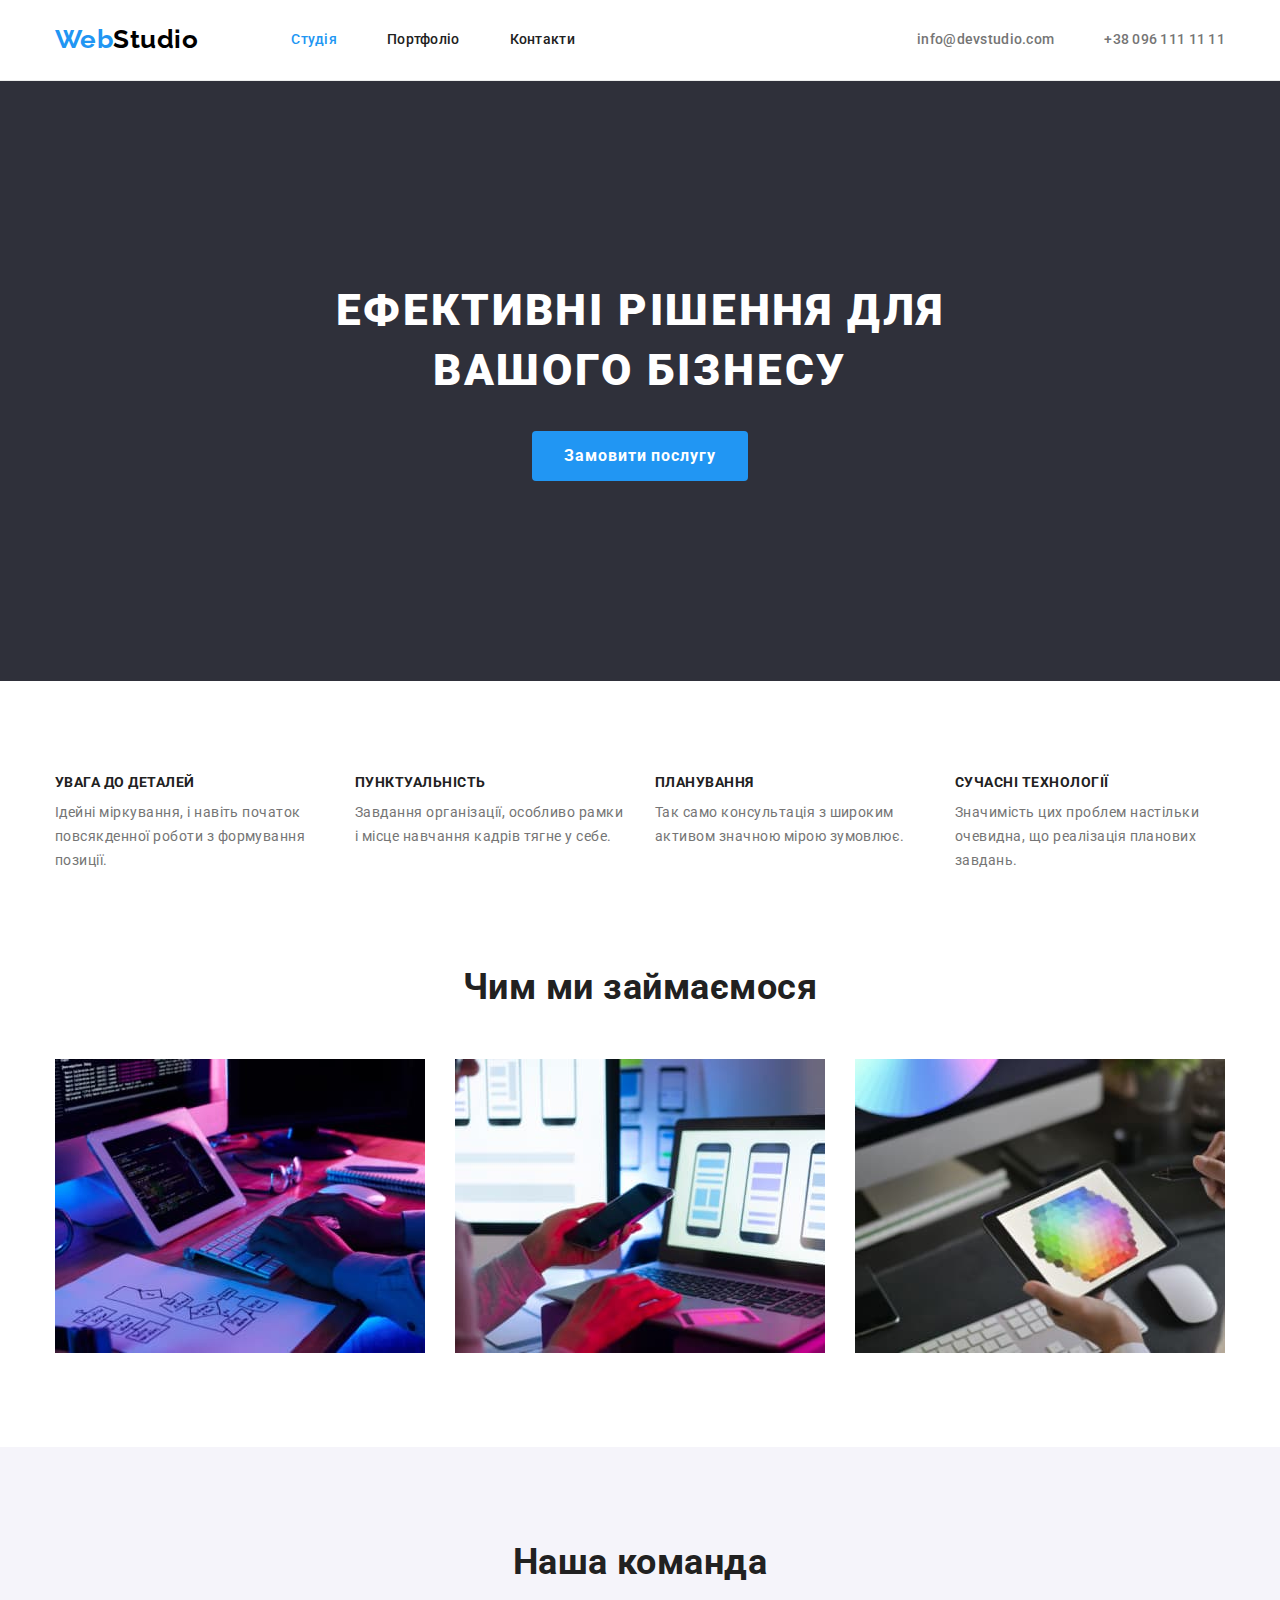
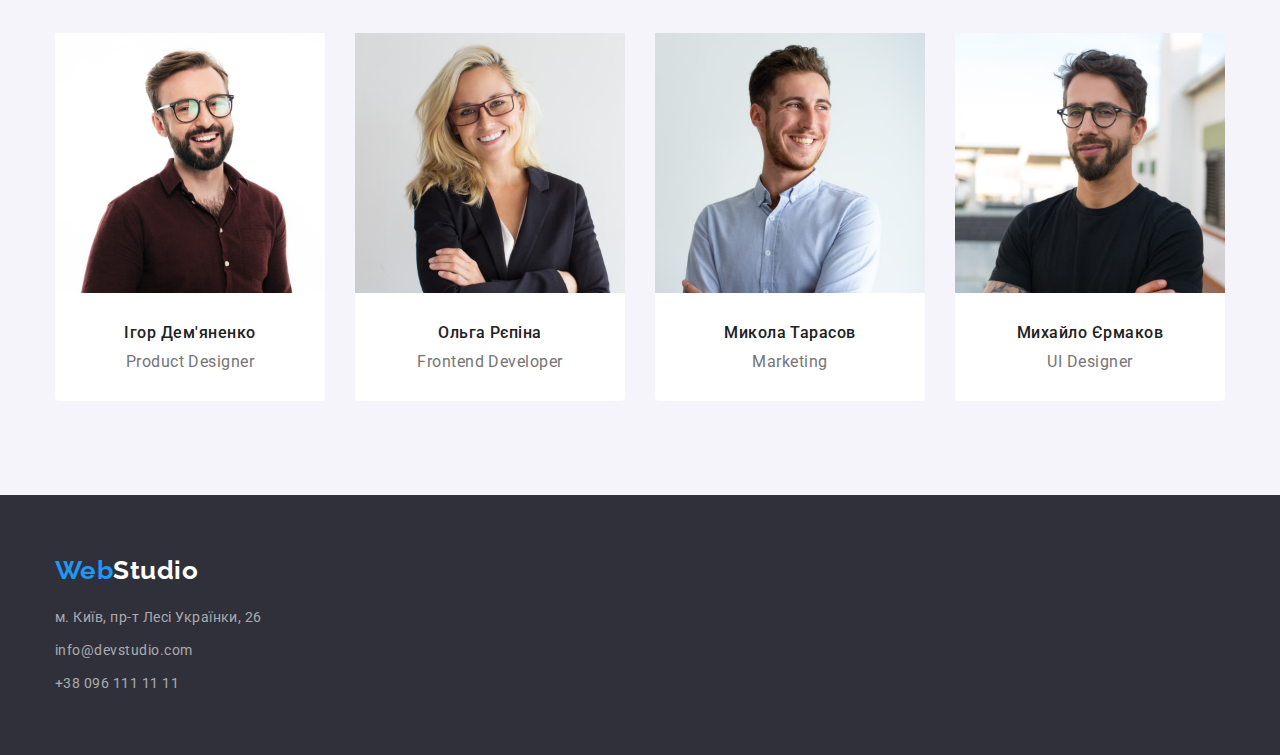
<file: index.html>
<!DOCTYPE html>
<html lang="uk">
<head>
    <meta charset="UTF-8">
    <meta http-equiv="X-UA-Compatible" content="IE=edge">
    <meta name="viewport" content="width=device-width, initial-scale=1.0">
    <title>Webstudio</title>

    <link rel="preconnect" href="https://fonts.googleapis.com">
    <link rel="preconnect" href="https://fonts.gstatic.com" crossorigin>
    <link href="https://fonts.googleapis.com/css2?family=Raleway:wght@700&family=Roboto:wght@400;500;700;900&display=swap"
        rel="stylesheet">

        <link rel="stylesheet" href="https://cdnjs.cloudflare.com/ajax/libs/modern-normalize/1.1.0/modern-normalize.min.css">

    <link rel="stylesheet" href="./css/styles.css">
</head>
<body>
    <header class="page-header">
        <div class="container page-header-container">
            <nav class="page-navigation page-navigation-container">
                <a class="logo-header link" href="./index.html">Web<span class="logo-black">Studio</span></a> 
                <ul class="menu menu-container list">
                    <li>
                        <a class="menu-link current link" href="./index.html">Студія</a>
                    </li>
                    <li>
                        <a class="menu-link link" href="./portfolio.html">Портфоліо</a>
                    </li>
                    <li>
                        <a class="menu-link link" href="#">Контакти</a>
                    </li>
                </ul>
            </nav>
                <ul class="page-header-contacts contacts-container list">
                    <li class="page-header-contacts-item">
                        <a class="page-header-email link" href="mailto:info@devstudio.com">info@devstudio.com</a>
                    </li>
                    <li class="page-header-contacts-item">
                        <a class="page-header-phone-number link" href="tel:+380961111111">+38 096 111 11 11</a>
                    </li>
                </ul>
        </div>
    </header>

    <main>
        <section class="hero">
            <div class="container">
                <h1 class="hero-title">Ефективні рішення для вашого бізнесу</h1>
                <button type="button" class="modal-open-btn">Замовити послугу</button>
            </div>
        </section>

        <section class="advantages section">
            <div class="container">
                <h2 class="section-title visually-hidden">Наші переваги</h2>
                <ul class="advantages-list list">
                    <li class="advantages-item">
                        <h3 class="advantages-subtitle subtitle">Увага до деталей</h3>
                        <p class="advantages-desc">Ідейні міркування, і навіть початок повсякденної роботи з формування позиції.
                        </p>
                    </li>
                    <li class="advantages-item">
                        <h3 class="advantages-subtitle subtitle">Пунктуальність</h3>
                        <p class="advantages-desc">Завдання організації, особливо рамки і місце навчання кадрів тягне у себе.
                        </p>
                    </li>
                    <li class="advantages-item">
                        <h3 class="advantages-subtitle subtitle">Планування</h3>
                        <p class="advantages-desc">Так само консультація з широким активом значною мірою зумовлює.</p>
                    </li>
                    <li class="advantages-item">
                        <h3 class="advantages-subtitle subtitle">Сучасні технології</h3>
                        <p class="advantages-desc">Значимість цих проблем настільки очевидна, що реалізація планових завдань.
                        </p>
                    </li>
                </ul>
            </div>
        </section>

        <section class="gallery section">
            <div class="container">
                <h2 class="section-title">Чим ми займаємося</h2>
                <ul class="gallery-list list">
                    <li class="gallery-item">
                        <img src="./images/img1.jpg" alt="Людина пише код" width="370">
                    </li>
                    <li class="gallery-item">
                        <img src="./images/img2.jpg" alt="Людина тримає телефон" width="370">
                    </li>
                    <li class="gallery-item">
                        <img src="./images/img3.jpg" alt="Людина працює над дизайном" width="370">
                    </li>
                </ul>
            </div>
        </section>

        <section class="team section">
            <div class="container">
                <h2 class="section-title">Наша команда</h2>
                <ul class="team-list list">
                    <li class="team-item">
                        <img src="./images/igor_d.jpg" alt="Ігор Дем'яненко" width="270">
                        <div class="team-item-info">
                            <h3 class="team-member subtitle">Ігор Дем'яненко</h3>
                            <p class="team-desc">Product Designer</p>
                        </div>
                    </li>
                    <li class="team-item">
                        <img src="./images/olga_r.jpg" alt="Ольга Рєпіна" width="270">
                        <div class="team-item-info">
                            <h3 class="team-member subtitle">Ольга Рєпіна</h3>
                            <p class="team-desc">Frontend Developer</p>
                        </div>
                    </li>
                    <li class="team-item">
                        <img src="./images/mykola_t.jpg" alt="Микола Тарасов" width="270">
                        <div class="team-item-info">
                            <h3 class="team-member subtitle">Микола Тарасов</h3>
                            <p class="team-desc">Marketing</p>
                        </div>
                    </li>
                    <li class="team-item ">
                        <img src="./images/myhailo_e.jpg" alt="Михайло Єрмаков" width="270">
                        <div class="team-item-info">
                            <h3 class="team-member subtitle">Михайло Єрмаков</h3>
                            <p class="team-desc">UI Designer</p>
                        </div>
                    </li>
                </ul>
            </div>
        </section>
    </main>

    <footer class="page-footer">
        <div class="container">
            <a class="logo-footer link" href="./index.html">Web<span class="logo-white">Studio</span></a>
            <address class="footer-info">
                <ul class="footer-info-list list">
                    <li class="footer-info-item">
                        <a class="location link" href="https://goo.gl/maps/CPtrU1FHBa2aNyZL9" target="_blank"
                            rel="noopener noreferrer nofollow">
                            м. Київ, пр-т Лесі Українки, 26
                        </a>
                    </li>
                    <li class="footer-info-item">
                        <a class="page-footer-email link" href="mailto:info@devstudio.com">info@devstudio.com</a>
                    </li>
                    <li class="footer-info-item">
                        <a class="page-footer-phone-number link" href="tel:+380961111111">+38 096 111 11 11</a>
                    </li>
                </ul>
            </address>
        </div>
    </footer>
</body>
</html>
</file>
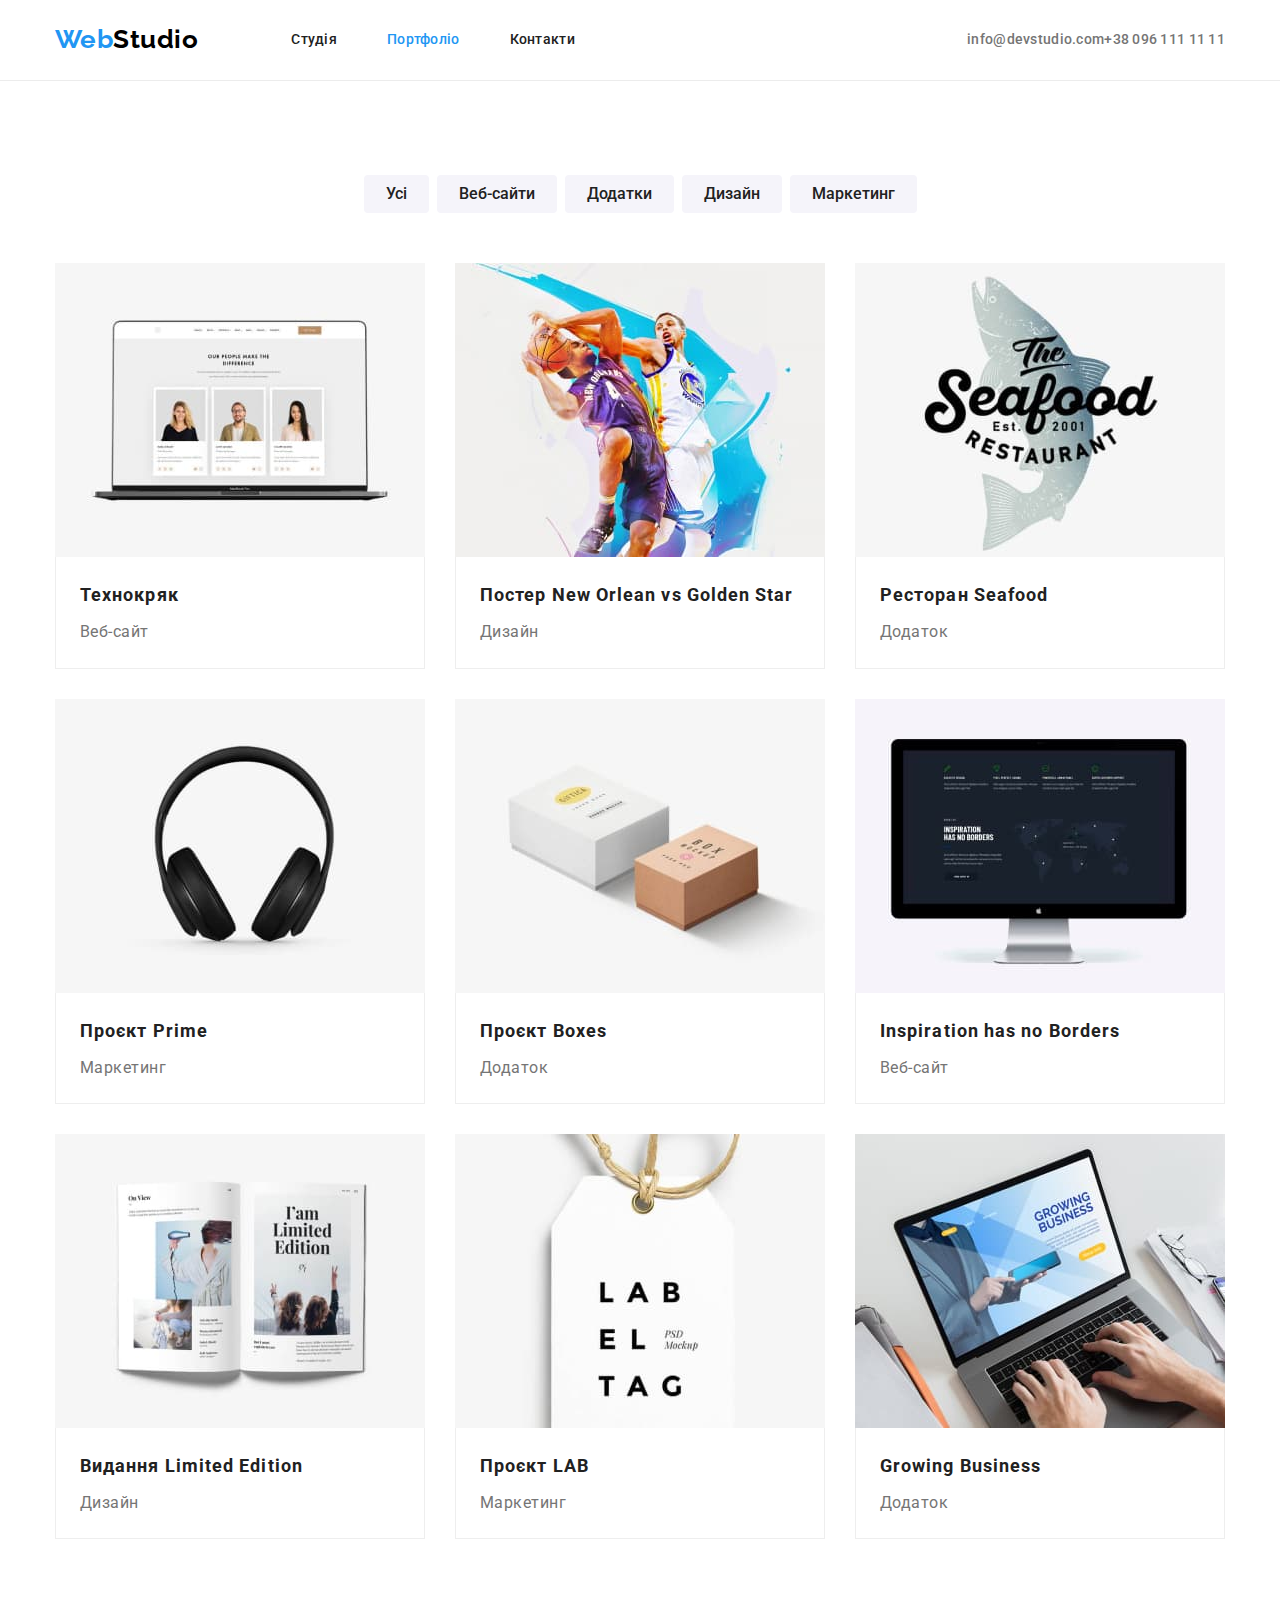
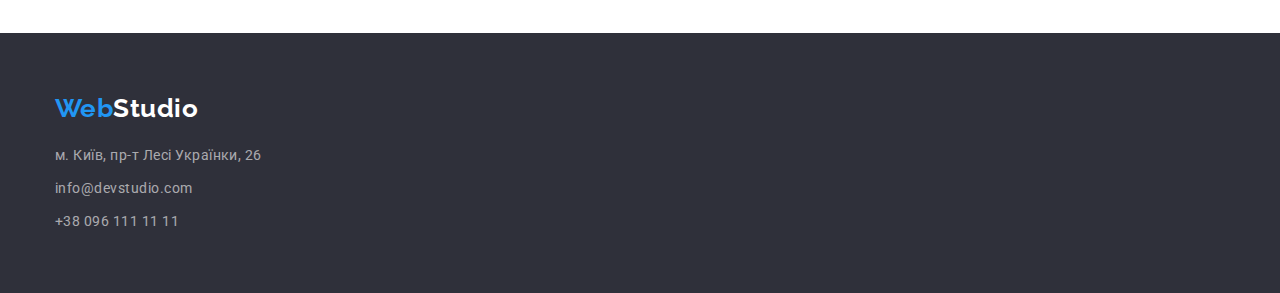
<file: portfolio.html>
<!DOCTYPE html>
<html lang="uk">

<head>
    <meta charset="UTF-8">
    <meta http-equiv="X-UA-Compatible" content="IE=edge">
    <meta name="viewport" content="width=device-width, initial-scale=1.0">
    <title>Portfolio</title>

    <link rel="preconnect" href="https://fonts.googleapis.com">
    <link rel="preconnect" href="https://fonts.gstatic.com" crossorigin>
    <link href="https://fonts.googleapis.com/css2?family=Raleway:wght@700&family=Roboto:wght@400;500;700;900&display=swap"
        rel="stylesheet">

    <link rel="stylesheet" href="https://cdnjs.cloudflare.com/ajax/libs/modern-normalize/1.1.0/modern-normalize.min.css">

    <link rel="stylesheet" href="./css/styles.css">
</head>

<body>
    <header class="page-header">
        <div class="container page-header-container">
            <nav class="page-navigation page-navigation-container">
                <a class="logo-header link" href="./index.html">Web<span class="logo-black">Studio</span></a>
                <ul class="menu menu-container list">
                    <li>
                        <a class="menu-link link" href="./index.html">Студія</a>
                    </li>
                    <li>
                        <a class="menu-link current link" href="./portfolio.html">Портфоліо</a>
                    </li>
                    <li>
                        <a class="menu-link link" href="#">Контакти</a>
                    </li>
                </ul>
            </nav>
            <ul class="page-header-contacts contacts-container list">
                <li><a class="page-header-email link" href="mailto:info@devstudio.com">info@devstudio.com</a></li>
                <li><a class="page-header-phone-number link" href="tel:+380961111111">+38 096 111 11 11</a></li>
            </ul>
        </div>
    </header>

    <main>
        <section class="portfolio section">
            <div class="container">
                <h1 class="section-title visually-hidden">Портфоліо</h1>
                <ul class="filter-list list">
                    <li class="filter-item">
                        <button class="filter-item-btn" type="button">Усі</button>
                    </li>
                    <li class="filter-item">
                        <button class="filter-item-btn" type="button">Веб-сайти</button>
                    </li>
                    <li class="filter-item">
                        <button class="filter-item-btn" type="button">Додатки</button>
                    </li>
                    <li class="filter-item">
                        <button class="filter-item-btn" type="button">Дизайн</button>
                    </li>
                    <li class="filter-item">
                        <button class="filter-item-btn" type="button">Маркетинг</button>
                    </li>
                </ul>
                
                <ul class="portfolio-list list">
                    <li class="portfolio-item">
                        <img src="./images/techproject.jpg" width="370" alt="Монітор ноутбука">
                        <div class="portfolio-item-info">
                            <h2 class="portfolio-item-title">Технокряк</h2>
                            <p class="portfolio-desc">Веб-сайт</p>
                        </div>
                    </li>
                    <li class="portfolio-item">
                        <img src="./images/basketball.jpg" width="370" alt="Двоє чоловіків грають в баскетбол">
                        <div class="portfolio-item-info">
                            <h2 class="portfolio-item-title">Постер New Orlean vs Golden Star</h2>
                            <p class="portfolio-desc">Дизайн</p>
                        </div>
                    </li>
                    <li class="portfolio-item">
                        <img src="./images/seafood_restaurant.jpg" width="370" alt="Логотип ресторану">
                        <div class="portfolio-item-info">
                            <h2 class="portfolio-item-title">Ресторан Seafood</h2>
                            <p class="portfolio-desc">Додаток</p>
                        </div>
                    </li>
                    <li class="portfolio-item">
                        <img src="./images/prime.jpg" width="370" alt="Навушники">
                        <div class="portfolio-item-info">
                            <h2 class="portfolio-item-title">Проєкт Prime</h2>
                            <p class="portfolio-desc">Маркетинг</p>
                        </div>
                    </li>
                    <li class="portfolio-item">
                        <img src="./images/boxes.jpg" width="370" alt="Дві коробки">
                        <div class="portfolio-item-info">
                            <h2 class="portfolio-item-title">Проєкт Boxes</h2>
                            <p class="portfolio-desc">Додаток</p>
                        </div>
                    </li>
                    <li class="portfolio-item">
                        <img src="./images/monitor.jpg" width="370" alt="Монітор">
                        <div class="portfolio-item-info">
                            <h2 class="portfolio-item-title">Inspiration has no Borders</h2>
                            <p class="portfolio-desc">Веб-сайт</p>
                        </div>
                    </li>
                    <li class="portfolio-item">
                        <img src="./images/book.jpg" width="370" alt="Розгорнута книга">
                        <div class="portfolio-item-info">
                            <h2 class="portfolio-item-title">Видання Limited Edition</h2>
                            <p class="portfolio-desc">Дизайн</p>
                        </div>
                    </li>
                    <li class="portfolio-item">
                        <img src="./images/lab_project.jpg" width="370" alt="Бірка">
                        <div class="portfolio-item-info">
                            <h2 class="portfolio-item-title">Проєкт LAB</h2>
                            <p class="portfolio-desc">Маркетинг</p>
                        </div>
                    </li>
                    <li class="portfolio-item">
                        <img src="./images/growing_business_app.jpg" width="370" alt="Додаток відкритий на ноутбуці">
                        <div class="portfolio-item-info">
                            <h2 class="portfolio-item-title">Growing Business</h2>
                            <p class="portfolio-desc">Додаток</p>
                        </div>
                    </li>
                </ul>
            </div>
        </section>

    </main>

    <footer class="page-footer">
        <div class="container">
            <a class="logo-footer link" href="./index.html">Web<span class="logo-white">Studio</span></a>
            <address class="footer-info">
                <ul class="footer-info-list list">
                    <li class="footer-info-item">
                        <a class="location link" href="https://goo.gl/maps/CPtrU1FHBa2aNyZL9" target="_blank"
                            rel="noopener noreferrer nofollow">
                            м. Київ, пр-т Лесі Українки, 26
                        </a>
                    </li>
                    <li class="footer-info-item">
                        <a class="page-footer-email link" href="mailto:info@devstudio.com">info@devstudio.com</a>
                    </li>
                    <li class="footer-info-item">
                        <a class="page-footer-phone-number link" href="tel:+380961111111">+38 096 111 11 11</a>
                    </li>
                </ul>
            </address>
        </div>
    </footer>
</body>
</html>
</file>
<file: css/styles.css>
:root {
    --primary-text-color: #212121;
    --secondary-text-color: #757575;
    --accent-color: #2196F3;
    --active-accent-color: #188CE8;
    --primary-white-color: #FFFFFF;
    --primary-black-color: #000000;
    --logo-font: 'Raleway', sans-serif;
    --secondary-bcg-color: #2F303A;
    --primary-grey-color: #F5F4FA;
    --opacity-white: rgba(255, 255, 255, 0.6);
    --border-color: #EEEEEE;
    --header-border: #ECECEC;
}

.link {
    text-decoration: none;
}

.list {
    list-style: none;
}

img {
    display: block;
}

body {
    font-family: 'Roboto', sans-serif;
    background-color: var(--primary-white-color);
    letter-spacing: 0.03em;
}

h1, h2, h3, h4, p {
    margin-top: 0;
    margin-bottom: 0;
}

ul, ol {
    margin-top: 0;
    margin-bottom: 0;
    padding-left: 0;
}

.container {
    width: 1200px;
    margin-left: auto;
    margin-right: auto;
    padding-left: 15px;
    padding-right: 15px;
}

.section {
    padding-top: 94px;
}

.section-title {
    font-weight: 700;
    font-size: 36px;
    line-height: 1.17;
    text-align: center;
    color: var(--primary-text-color);
    margin-bottom: 50px;
}

.subtitle {
    margin-bottom: 10px;
}

.visually-hidden {
    position: absolute;
    white-space: nowrap;
    width: 1px;
    height: 1px;
    overflow: hidden;
    border: 0;
    padding: 0;
    clip: rect(0 0 0 0);
    clip-path: inset(50%);
    margin: -1px;
}

.logo-header,
.logo-footer, 
.logo-black, 
.logo-white {
    font-family: var(--logo-font);
    font-weight: 700;
    font-size: 26px;
    line-height: 1.19;
}

.logo-header {
    margin-right: 93px;
}

.logo-header, .logo-footer {
    color: var(--accent-color);
}
.logo-black {
    color: var(--primary-black-color);
}

.logo-white {
    color: var(--primary-white-color);
}

.menu .menu-link.current {
    color: var(--accent-color);
}

.page-header-container,
.page-navigation-container,
.contacts-container {
    display: flex;
    align-items: center;
}

.menu-container {
    display: flex;
    align-items: center;
    column-gap: 50px;
}

.page-header {
    padding-top: 24px;
    padding-bottom: 25px;
    border-bottom: 1px solid var(--header-border);
}

.menu-link, 
.page-header-email,
.page-header-phone-number {
    font-weight: 500;
    font-size: 14px;
    line-height: 1.14;
    letter-spacing: 0.02em;
}

.menu-link {
    color: var(--primary-text-color);
}

.page-header-contacts {
    margin-left: auto;
}

.page-header-contacts-item:not(:last-child) {
    margin-right: 50px;
}

.page-header-email,
.page-header-phone-number {
    color: var(--secondary-text-color);
}

.menu-link:hover,
.menu-link:focus,
.page-header-email:hover,
.page-header-email:focus,
.page-header-phone-number:hover,
.page-header-phone-number:focus {
    color: var(--accent-color);
}

.hero {
    background-color: var(--secondary-bcg-color);
    padding-top: 200px;
    padding-bottom: 200px;
    text-align: center;
}

.hero-title {
    font-weight: 900;
    font-size: 44px;
    line-height: 1.36;
    letter-spacing: 0.06em;
    text-transform: uppercase;
    display: flex;
    width: 696px;
    margin-bottom: 30px;
    margin-left: auto;
    margin-right: auto;
    
    color: var(--primary-white-color);
}

.modal-open-btn {
    font-weight: 700;
    font-size: 16px;
    line-height: 1.88;
    align-items: center;
    letter-spacing: 0.06em;
    padding: 10px 32px;
    border-radius: 4px;
    cursor: pointer;
    border: 0;
    
    color: var(--primary-white-color);
    background-color: var(--accent-color);
}

.modal-open-btn:hover,
.modal-open-btn:focus {
    color: var(--primary-white-color);
    background-color: var(--active-accent-color);
}

.advantages-list{
    display: flex;
    justify-content: space-between;
    gap: 30px;
}

.advantages-item {
    flex-basis: calc((100% - 90px) / 4);
}

.advantages-subtitle {
    font-weight: 700;
    font-size: 14px;
    line-height: 1.14;
    text-transform: uppercase;
    color: var(--primary-text-color);
}

.advantages-desc {
    font-size: 14px;
    line-height: 1.71;
    color: var(--secondary-text-color);
}

.gallery {
    padding-bottom: 94px;
}

.gallery-list {
    display: flex;
    justify-content: space-between;
}

.team {
    background-color: var(--primary-grey-color);
    padding-bottom: 94px;
}

.team-list {
    display: flex;
    justify-content: space-between;
    gap: 30px;
}

.team-item {
    background-color: var(--primary-white-color);
    text-align: center;
    border-radius: 4px;
}

.team-item-info {
    padding-top: 30px;
    padding-bottom: 30px;
}

.team-member {
    font-weight: 500;
    font-size: 16px;
    line-height: 1.19;
    color: var(--primary-text-color);
}

.team-desc {
    font-size: 16px;
    line-height: 1.19;
    color: var(--secondary-text-color);
}

.page-footer {
    background-color: var(--secondary-bcg-color);
    padding-top: 60px;
    padding-bottom: 60px;
}

.footer-info {
    margin-top: 20px;
}

.footer-info-item:not(:last-child) {
    margin-bottom: 9px;
}

.location,
.page-footer-email,
.page-footer-phone-number {
    font-style: normal;
    font-size: 14px;
    line-height: 1.71;
    color: var(--opacity-white);
}

.location:hover,
.location:focus,
.page-footer-email:hover,
.page-footer-email:focus,
.page-footer-phone-number:hover,
.page-footer-phone-number:focus {
    color: var(--primary-white-color);
}

.portfolio {
    padding-bottom: 94px;
}

.filter-list {
    display: flex;
    justify-content: center;
    gap: 8px;
}

.filter-item-btn {
    font-family: inherit;
    font-weight: 500;
    font-size: 16px;
    line-height: 1.66;
    text-align: center;
    padding: 6px 22px;
    border-radius: 4px;
    color: var(--primary-text-color);
    background-color: var(--primary-grey-color);
    cursor: pointer;
    border: 0;
}

.filter-item-btn:hover,
.filter-item-btn:focus {
    color: var(--primary-white-color);
    background-color: var(--accent-color);
}

.portfolio-list {
    display: flex;
    flex-wrap: wrap;
    gap: 30px;
    margin-top: 50px;
}

.portfolio-item {
    flex-basis: calc((100% - 60px) / 3);

}

.portfolio-item-info {
    padding: 20px 24px;
    border-left: 1px solid var(--border-color);
    border-right: 1px solid var(--border-color);
    border-bottom: 1px solid var(--border-color);
}

.portfolio-item-title {
    font-weight: 700;
    font-size: 18px;
    line-height: 2;
    letter-spacing: 0.06em;
    margin-bottom: 4px;
    color: var(--primary-text-color);
}

.portfolio-desc {
    font-size: 16px;
    line-height: 1.88;
    color: var(--secondary-text-color);
}
</file>
